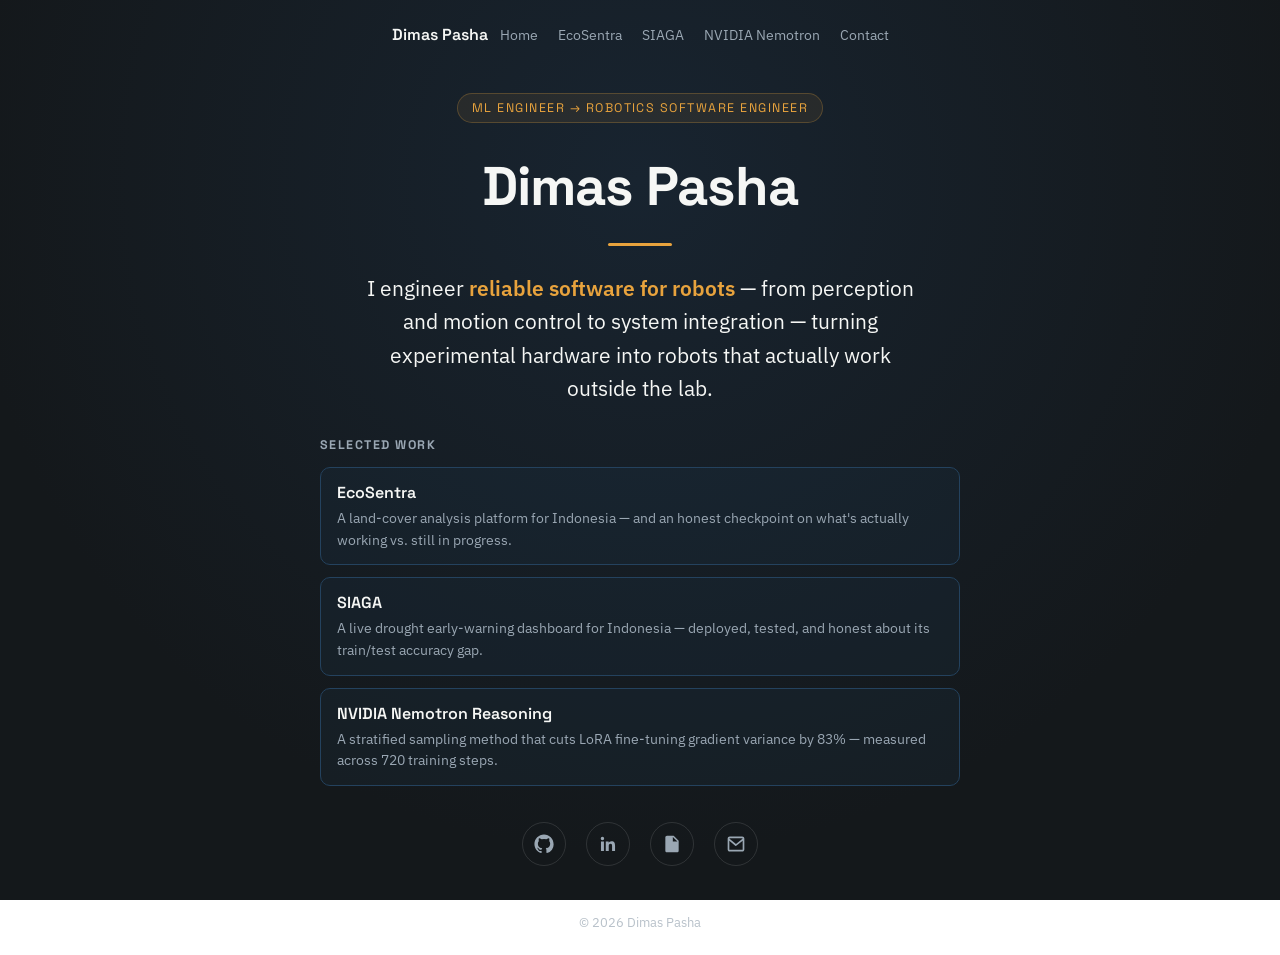
<file: index.html>
<!DOCTYPE html>
<html lang="en">
<head>
<meta charset="UTF-8">
<meta name="viewport" content="width=device-width, initial-scale=1.0">
<title>Dimas Pasha — ML Engineer → Robotics Software Engineer</title>
<meta name="description" content="Dimas Pasha — ML Engineer transitioning to Robotics Software Engineer. Engineering reliable software for robots, from perception to system integration.">
<link rel="preconnect" href="https://fonts.googleapis.com">
<link rel="preconnect" href="https://fonts.gstatic.com" crossorigin>
<link href="https://fonts.googleapis.com/css2?family=IBM+Plex+Sans:wght@400;500;600&family=Space+Grotesk:wght@500;600;700&display=swap" rel="stylesheet">
<link rel="stylesheet" href="styles.css">
<style>
  html, body {
    height: 100%;
  }

  body {
    display: flex;
    flex-direction: column;
    min-height: 100vh;
  }

  .hero {
    flex: 1;
    display: flex;
    align-items: center;
    justify-content: center;
    padding: 24px;
  }

  .container {
    width: 100%;
    max-width: 640px;
    text-align: center;
    opacity: 0;
    transform: translateY(12px);
    animation: fadeIn 0.9s ease forwards;
  }

  @keyframes fadeIn {
    to {
      opacity: 1;
      transform: translateY(0);
    }
  }

  .pill {
    margin-bottom: 28px;
  }

  h1 {
    font-family: var(--font-heading);
    font-size: clamp(2.2rem, 6vw, 3.4rem);
    font-weight: 700;
    letter-spacing: -0.02em;
    margin: 0 0 22px;
  }

  .divider {
    width: 64px;
    height: 3px;
    background: var(--accent);
    border: none;
    border-radius: 999px;
    margin: 0 auto 26px;
  }

  .tagline {
    font-size: clamp(1.05rem, 2.6vw, 1.3rem);
    line-height: 1.6;
    color: var(--text);
    max-width: 560px;
    margin: 0 auto 32px;
  }

  .tagline strong {
    color: var(--accent);
    font-weight: 600;
  }

  .work {
    text-align: left;
    margin: 0 0 36px;
  }

  .work h2 {
    font-family: var(--font-heading);
    font-size: 0.78rem;
    letter-spacing: 0.12em;
    text-transform: uppercase;
    color: var(--muted);
    margin: 0 0 14px;
  }

  .links {
    justify-content: center;
    margin: 0 auto;
    width: fit-content;
  }

  @media (prefers-reduced-motion: reduce) {
    .container {
      animation: none;
      opacity: 1;
      transform: none;
    }
  }
</style>
</head>
<body>
  <nav class="site-nav">
    <a class="site-nav-brand" href="index.html">Dimas Pasha</a>
    <div class="site-nav-links">
      <a href="index.html">Home</a>
      <a href="ecosentra.html">EcoSentra</a>
      <a href="siaga.html">SIAGA</a>
      <a href="nemotron.html">NVIDIA Nemotron</a>
      <a href="mailto:dimaspasha49@gmail.com">Contact</a>
    </div>
  </nav>
  <main class="hero"><div class="container">
    <span class="pill">ML Engineer → Robotics Software Engineer</span>
    <h1>Dimas Pasha</h1>
    <hr class="divider">
    <p class="tagline">
      I engineer <strong>reliable software for robots</strong> — from perception and motion control to system integration —
      turning experimental hardware into robots that actually work outside the lab.
    </p>
    <section class="work">
      <h2>Selected Work</h2>
      <div class="work-grid">
        <a class="work-card" href="ecosentra.html">
          <span class="work-name">EcoSentra</span>
          <span class="work-desc">A land-cover analysis platform for Indonesia — and an honest checkpoint on what's actually working vs. still in progress.</span>
        </a>
        <a class="work-card" href="siaga.html">
          <span class="work-name">SIAGA</span>
          <span class="work-desc">A live drought early-warning dashboard for Indonesia — deployed, tested, and honest about its train/test accuracy gap.</span>
        </a>
        <a class="work-card" href="nemotron.html">
          <span class="work-name">NVIDIA Nemotron Reasoning</span>
          <span class="work-desc">A stratified sampling method that cuts LoRA fine-tuning gradient variance by 83% — measured across 720 training steps.</span>
        </a>
      </div>
    </section>
    <div class="links">
      <a href="https://github.com/PashaAkrilian" target="_blank" rel="noopener" aria-label="GitHub">
        <svg viewBox="0 0 24 24" aria-hidden="true">
          <path d="M12 0.5C5.65 0.5 0.5 5.65 0.5 12c0 5.08 3.29 9.39 7.86 10.91.58.11.79-.25.79-.56 0-.28-.01-1.02-.02-2-3.2.7-3.88-1.54-3.88-1.54-.52-1.33-1.28-1.68-1.28-1.68-1.04-.72.08-.7.08-.7 1.15.08 1.76 1.18 1.76 1.18 1.03 1.76 2.7 1.25 3.36.96.1-.75.4-1.25.73-1.54-2.55-.29-5.24-1.28-5.24-5.68 0-1.26.45-2.28 1.18-3.09-.12-.29-.51-1.46.11-3.05 0 0 .97-.31 3.18 1.18a11.02 11.02 0 0 1 5.79 0c2.2-1.49 3.17-1.18 3.17-1.18.63 1.59.24 2.76.12 3.05.74.81 1.18 1.83 1.18 3.09 0 4.41-2.7 5.39-5.26 5.67.41.36.78 1.06.78 2.14 0 1.55-.01 2.79-.01 3.17 0 .31.21.68.8.56A10.51 10.51 0 0 0 23.5 12C23.5 5.65 18.35 0.5 12 0.5Z"/>
        </svg>
      </a>
      <a href="https://www.linkedin.com/in/dimas-pasha-akrilian" target="_blank" rel="noopener" aria-label="LinkedIn">
        <svg viewBox="0 0 24 24" aria-hidden="true">
          <path d="M20.45 20.45h-3.56v-5.57c0-1.33-.02-3.04-1.85-3.04-1.86 0-2.14 1.45-2.14 2.94v5.67H9.34V9h3.42v1.56h.05c.48-.9 1.64-1.85 3.38-1.85 3.61 0 4.27 2.38 4.27 5.47v6.27ZM5.34 7.43a2.06 2.06 0 1 1 0-4.13 2.06 2.06 0 0 1 0 4.13ZM7.12 20.45H3.56V9h3.56v11.45Z"/>
        </svg>
      </a>
      <a href="CV.pdf" target="_blank" rel="noopener" aria-label="CV">
        <svg viewBox="0 0 24 24" aria-hidden="true">
          <path d="M6 2c-1.1 0-1.99.9-1.99 2L4 20c0 1.1.89 2 1.99 2H18c1.1 0 2-.9 2-2V8l-6-6H6Zm7 7V3.5L18.5 9H13Z"/>
        </svg>
      </a>
      <a href="mailto:dimaspasha49@gmail.com?subject=Intro%20call%20/%20project%20brief" aria-label="Book a call">
        <svg viewBox="0 0 24 24" aria-hidden="true">
          <path d="M2 5.5C2 4.12 3.12 3 4.5 3h15C20.88 3 22 4.12 22 5.5v13c0 1.38-1.12 2.5-2.5 2.5h-15C3.12 21 2 19.88 2 18.5v-13Zm2.2.3 7.8 6.1 7.8-6.1a.6.6 0 0 0-.3-.8H4.5a.6.6 0 0 0-.3.8ZM4 8.1V18.5c0 .28.22.5.5.5h15a.5.5 0 0 0 .5-.5V8.1l-7.69 6.02a1 1 0 0 1-1.22 0L4 8.1Z"/>
        </svg>
      </a>
    </div>
    <footer class="site-footer">&copy; 2026 Dimas Pasha</footer>
  </div></main>
</body>
</html>
</file>
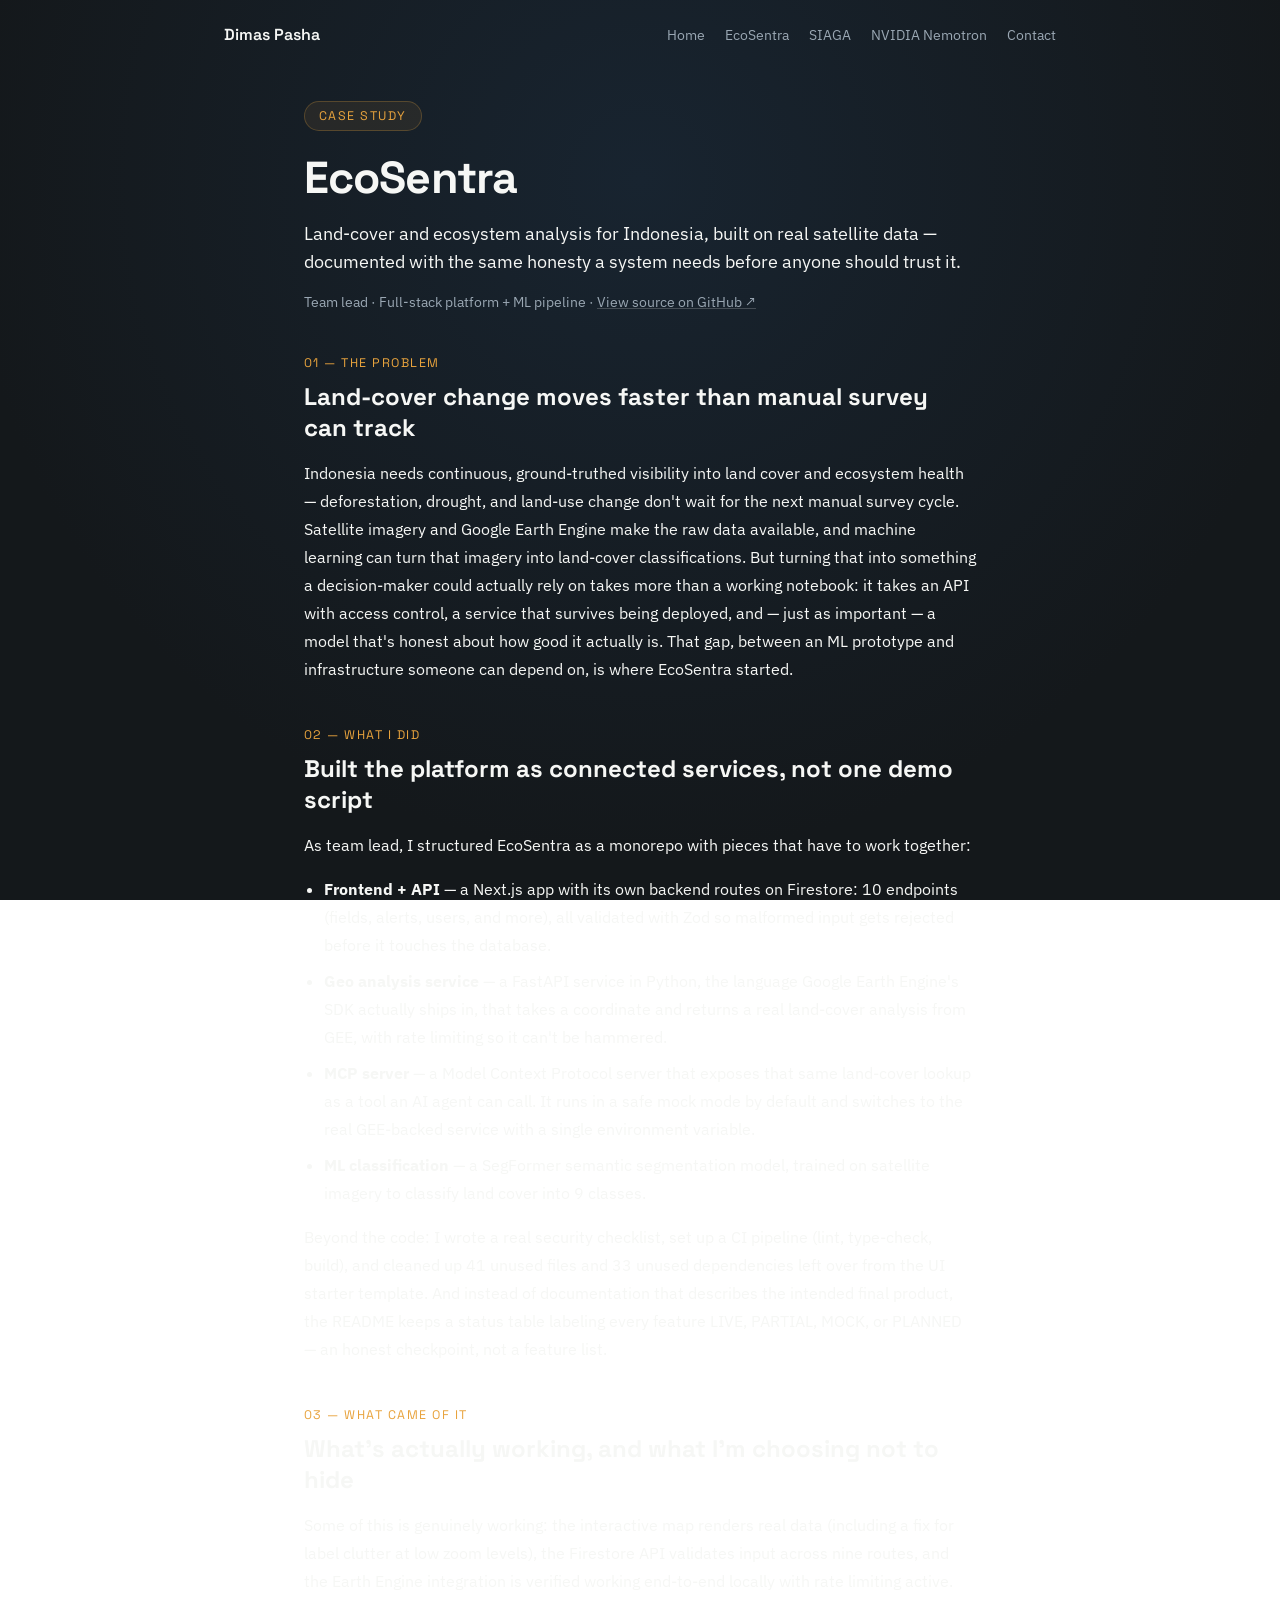
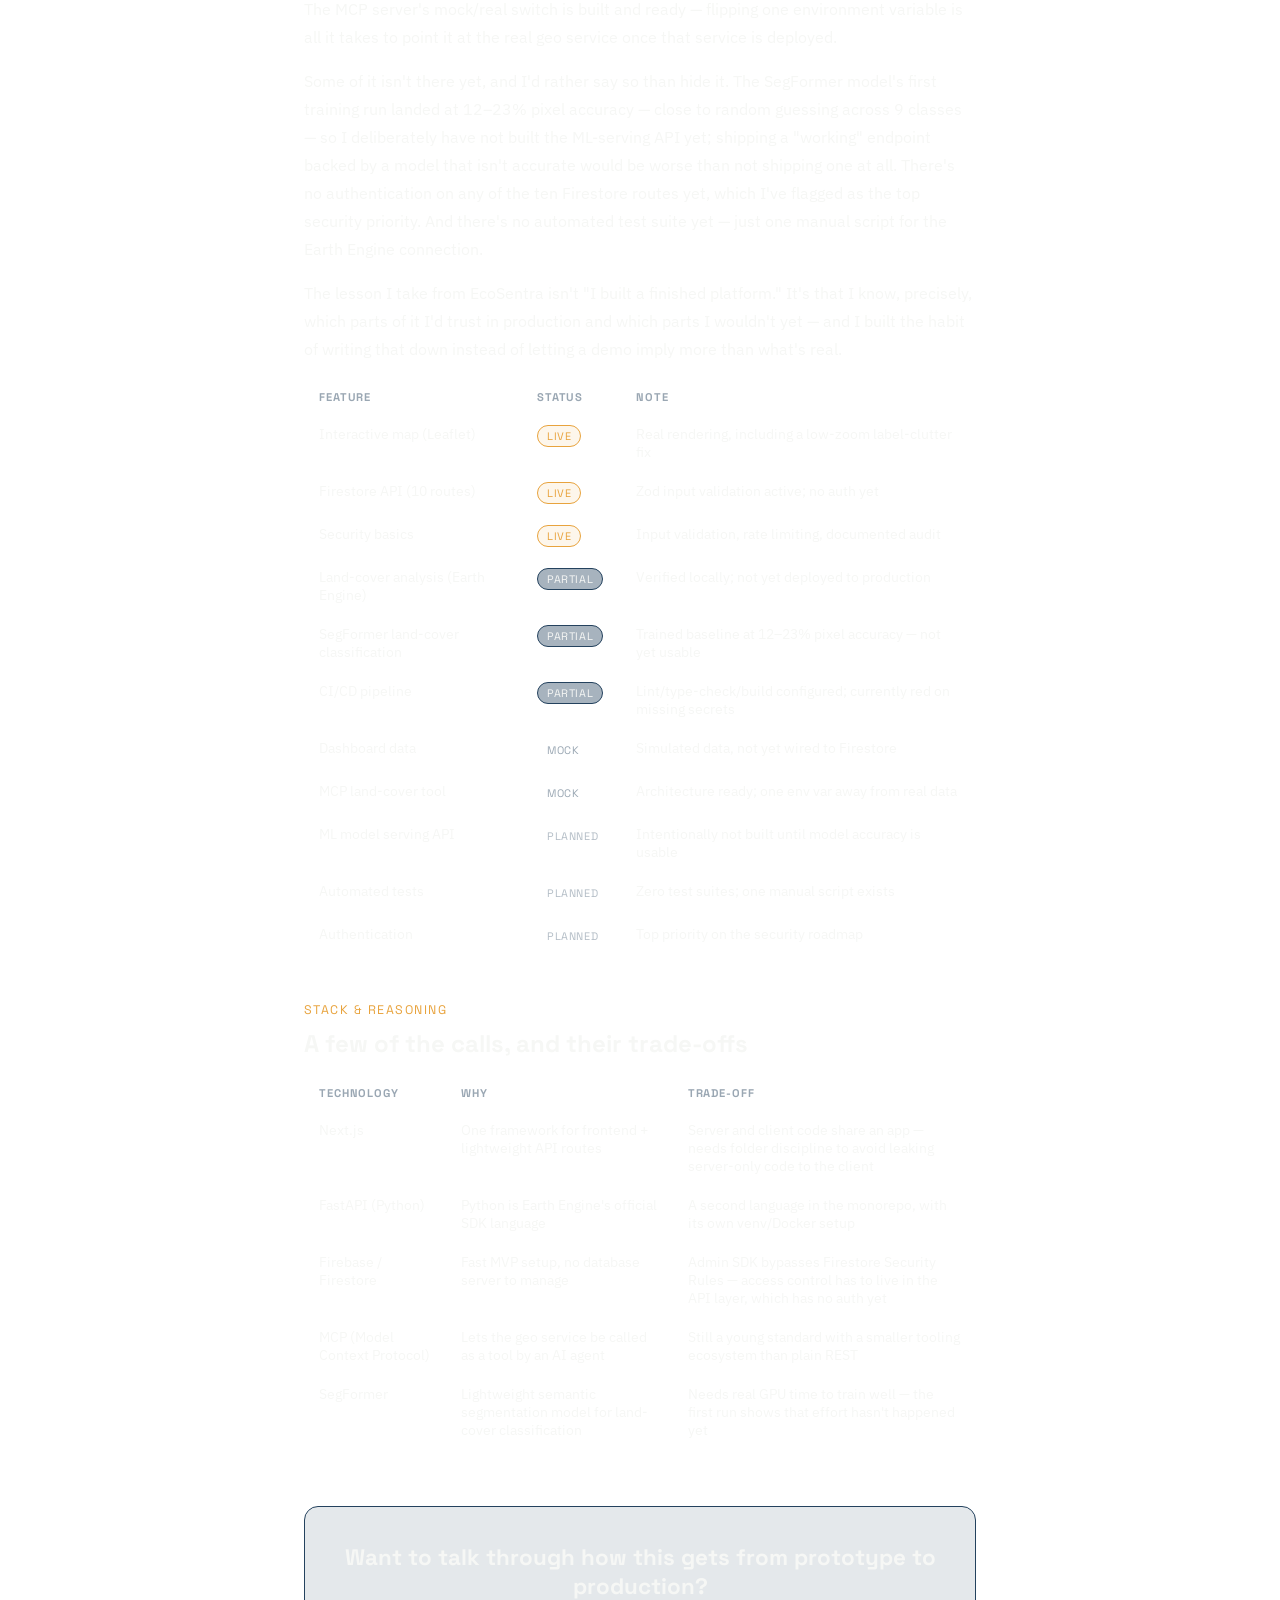
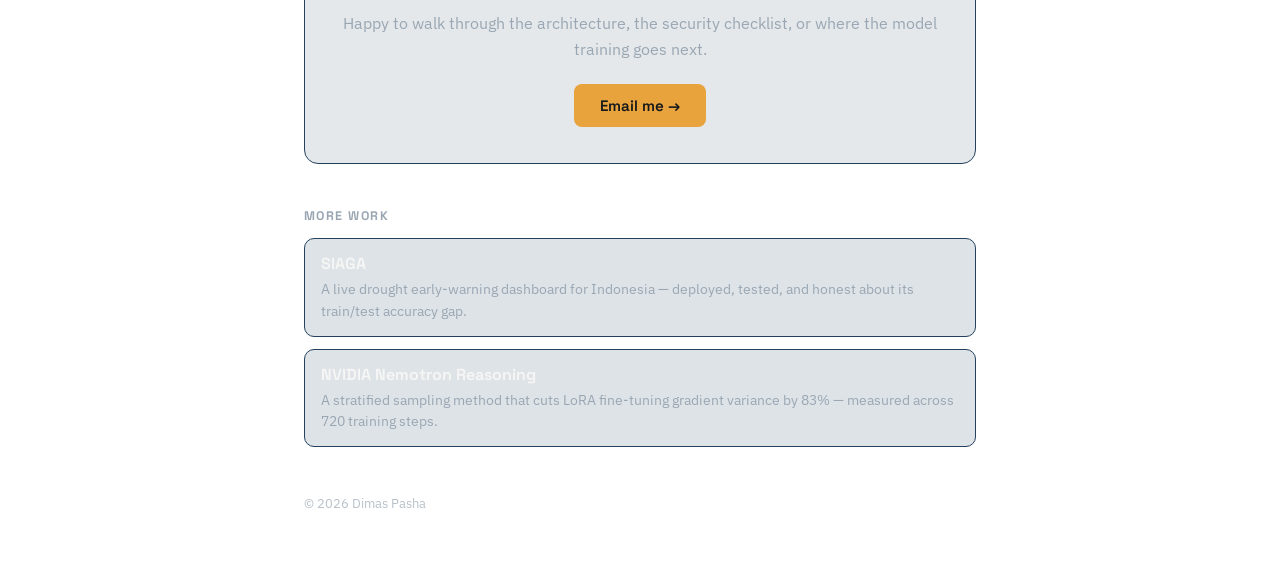
<file: ecosentra.html>
<!DOCTYPE html>
<html lang="en">
<head>
<meta charset="UTF-8">
<meta name="viewport" content="width=device-width, initial-scale=1.0">
<title>EcoSentra — Case Study — Dimas Pasha</title>
<meta name="description" content="EcoSentra: a land-cover and ecosystem analysis platform for Indonesia, built on Google Earth Engine and ML — and documented as an honest engineering checkpoint, not a finished-feature list.">
<link rel="preconnect" href="https://fonts.googleapis.com">
<link rel="preconnect" href="https://fonts.gstatic.com" crossorigin>
<link href="https://fonts.googleapis.com/css2?family=IBM+Plex+Sans:wght@400;500;600&family=Space+Grotesk:wght@500;600;700&display=swap" rel="stylesheet">
<link rel="stylesheet" href="styles.css">
<style>
  .case {
    max-width: 720px;
    margin: 0 auto;
    padding: 32px 24px 60px;
  }

  .case-header {
    margin: 0 0 36px;
  }

  .case-header .pill {
    margin-bottom: 18px;
  }

  .case-header h1 {
    font-family: var(--font-heading);
    font-size: clamp(2rem, 5vw, 2.8rem);
    font-weight: 700;
    letter-spacing: -0.02em;
    margin: 0 0 14px;
  }

  .case-subtitle {
    font-size: 1.1rem;
    line-height: 1.6;
    color: var(--text);
    margin: 0 0 16px;
  }

  .case-meta {
    font-size: 0.9rem;
    color: var(--muted);
  }

  .case-meta a {
    color: var(--muted);
    text-decoration: underline;
    text-decoration-color: rgba(255, 255, 255, 0.2);
  }

  .case-meta a:hover,
  .case-meta a:focus-visible {
    color: var(--accent);
    text-decoration-color: var(--accent);
  }

  .beat {
    margin: 44px 0;
  }

  .beat-num {
    display: block;
    font-family: var(--font-heading);
    font-size: 0.78rem;
    letter-spacing: 0.12em;
    text-transform: uppercase;
    color: var(--accent);
    margin-bottom: 10px;
  }

  .beat h2 {
    font-family: var(--font-heading);
    font-size: 1.5rem;
    margin: 0 0 16px;
  }

  .beat p {
    line-height: 1.75;
    color: var(--text);
    margin: 0 0 16px;
  }

  .beat ul {
    margin: 0 0 16px;
    padding-left: 20px;
    line-height: 1.75;
  }

  .beat li {
    margin-bottom: 8px;
  }

  .table-scroll {
    overflow-x: auto;
    margin: 8px 0 4px;
    border: 1px solid rgba(255, 255, 255, 0.08);
    border-radius: 10px;
  }

  table {
    width: 100%;
    border-collapse: collapse;
    font-size: 0.88rem;
    min-width: 560px;
  }

  th, td {
    text-align: left;
    padding: 10px 14px;
    border-bottom: 1px solid rgba(255, 255, 255, 0.08);
    vertical-align: top;
  }

  tr:last-child td {
    border-bottom: none;
  }

  th {
    font-family: var(--font-heading);
    font-size: 0.7rem;
    letter-spacing: 0.08em;
    text-transform: uppercase;
    color: var(--muted);
  }

  td {
    color: var(--text);
  }

  .status-tag {
    display: inline-block;
    font-family: var(--font-heading);
    font-size: 0.68rem;
    letter-spacing: 0.06em;
    text-transform: uppercase;
    padding: 3px 9px;
    border-radius: 999px;
    border: 1px solid;
    white-space: nowrap;
  }

  .status-tag.live {
    color: var(--accent);
    border-color: var(--accent);
    background: rgba(232, 163, 61, 0.1);
  }

  .status-tag.partial {
    color: var(--text);
    border-color: var(--circuit);
    background: rgba(36, 66, 94, 0.4);
  }

  .status-tag.mock {
    color: var(--muted);
    border-color: rgba(255, 255, 255, 0.15);
  }

  .status-tag.planned {
    color: var(--muted);
    border-color: rgba(255, 255, 255, 0.08);
    opacity: 0.75;
  }

  .case-cta {
    text-align: center;
    margin: 56px 0 44px;
    padding: 36px 24px;
    border: 1px solid var(--circuit);
    border-radius: 14px;
    background: rgba(36, 66, 94, 0.12);
  }

  .case-cta h2 {
    font-family: var(--font-heading);
    font-size: 1.4rem;
    margin: 0 0 10px;
  }

  .case-cta p {
    color: var(--muted);
    line-height: 1.6;
    margin: 0 0 22px;
  }

  .more-work h2 {
    font-family: var(--font-heading);
    font-size: 0.78rem;
    letter-spacing: 0.12em;
    text-transform: uppercase;
    color: var(--muted);
    margin: 0 0 14px;
  }
</style>
</head>
<body>
  <nav class="site-nav">
    <a class="site-nav-brand" href="index.html">Dimas Pasha</a>
    <div class="site-nav-links">
      <a href="index.html">Home</a>
      <a href="ecosentra.html">EcoSentra</a>
      <a href="siaga.html">SIAGA</a>
      <a href="nemotron.html">NVIDIA Nemotron</a>
      <a href="mailto:dimaspasha49@gmail.com">Contact</a>
    </div>
  </nav>

  <main class="case">
    <header class="case-header">
      <span class="pill">Case Study</span>
      <h1>EcoSentra</h1>
      <p class="case-subtitle">
        Land-cover and ecosystem analysis for Indonesia, built on real satellite data —
        documented with the same honesty a system needs before anyone should trust it.
      </p>
      <p class="case-meta">
        Team lead · Full-stack platform + ML pipeline ·
        <a href="https://github.com/PashaAkrilian/EcoSentra-Platform-Analisis-Lahan-dan-Ekosistem-Indonesia" target="_blank" rel="noopener">View source on GitHub &#8599;</a>
      </p>
    </header>

    <section class="beat">
      <span class="beat-num">01 &mdash; The Problem</span>
      <h2>Land-cover change moves faster than manual survey can track</h2>
      <p>
        Indonesia needs continuous, ground-truthed visibility into land cover and ecosystem
        health &mdash; deforestation, drought, and land-use change don't wait for the next manual
        survey cycle. Satellite imagery and Google Earth Engine make the raw data available, and
        machine learning can turn that imagery into land-cover classifications. But turning that
        into something a decision-maker could actually rely on takes more than a working
        notebook: it takes an API with access control, a service that survives being deployed,
        and &mdash; just as important &mdash; a model that's honest about how good it actually is.
        That gap, between an ML prototype and infrastructure someone can depend on, is where
        EcoSentra started.
      </p>
    </section>

    <section class="beat">
      <span class="beat-num">02 &mdash; What I Did</span>
      <h2>Built the platform as connected services, not one demo script</h2>
      <p>As team lead, I structured EcoSentra as a monorepo with pieces that have to work together:</p>
      <ul>
        <li><strong>Frontend + API</strong> &mdash; a Next.js app with its own backend routes on Firestore: 10 endpoints (fields, alerts, users, and more), all validated with Zod so malformed input gets rejected before it touches the database.</li>
        <li><strong>Geo analysis service</strong> &mdash; a FastAPI service in Python, the language Google Earth Engine's SDK actually ships in, that takes a coordinate and returns a real land-cover analysis from GEE, with rate limiting so it can't be hammered.</li>
        <li><strong>MCP server</strong> &mdash; a Model Context Protocol server that exposes that same land-cover lookup as a tool an AI agent can call. It runs in a safe mock mode by default and switches to the real GEE-backed service with a single environment variable.</li>
        <li><strong>ML classification</strong> &mdash; a SegFormer semantic segmentation model, trained on satellite imagery to classify land cover into 9 classes.</li>
      </ul>
      <p>
        Beyond the code: I wrote a real security checklist, set up a CI pipeline (lint,
        type-check, build), and cleaned up 41 unused files and 33 unused dependencies left over
        from the UI starter template. And instead of documentation that describes the intended
        final product, the README keeps a status table labeling every feature LIVE, PARTIAL,
        MOCK, or PLANNED &mdash; an honest checkpoint, not a feature list.
      </p>
    </section>

    <section class="beat">
      <span class="beat-num">03 &mdash; What Came of It</span>
      <h2>What's actually working, and what I'm choosing not to hide</h2>
      <p>
        Some of this is genuinely working: the interactive map renders real data (including a
        fix for label clutter at low zoom levels), the Firestore API validates input across nine
        routes, and the Earth Engine integration is verified working end-to-end locally with rate
        limiting active. The MCP server's mock/real switch is built and ready &mdash; flipping one
        environment variable is all it takes to point it at the real geo service once that
        service is deployed.
      </p>
      <p>
        Some of it isn't there yet, and I'd rather say so than hide it. The SegFormer model's
        first training run landed at 12&ndash;23% pixel accuracy &mdash; close to random guessing across
        9 classes &mdash; so I deliberately have not built the ML-serving API yet; shipping a
        "working" endpoint backed by a model that isn't accurate would be worse than not shipping
        one at all. There's no authentication on any of the ten Firestore routes yet, which I've
        flagged as the top security priority. And there's no automated test suite yet &mdash; just
        one manual script for the Earth Engine connection.
      </p>
      <p>
        The lesson I take from EcoSentra isn't "I built a finished platform." It's that I know,
        precisely, which parts of it I'd trust in production and which parts I wouldn't yet &mdash;
        and I built the habit of writing that down instead of letting a demo imply more than
        what's real.
      </p>

      <div class="table-scroll">
        <table>
          <thead>
            <tr><th>Feature</th><th>Status</th><th>Note</th></tr>
          </thead>
          <tbody>
            <tr><td>Interactive map (Leaflet)</td><td><span class="status-tag live">Live</span></td><td>Real rendering, including a low-zoom label-clutter fix</td></tr>
            <tr><td>Firestore API (10 routes)</td><td><span class="status-tag live">Live</span></td><td>Zod input validation active; no auth yet</td></tr>
            <tr><td>Security basics</td><td><span class="status-tag live">Live</span></td><td>Input validation, rate limiting, documented audit</td></tr>
            <tr><td>Land-cover analysis (Earth Engine)</td><td><span class="status-tag partial">Partial</span></td><td>Verified locally; not yet deployed to production</td></tr>
            <tr><td>SegFormer land-cover classification</td><td><span class="status-tag partial">Partial</span></td><td>Trained baseline at 12&ndash;23% pixel accuracy &mdash; not yet usable</td></tr>
            <tr><td>CI/CD pipeline</td><td><span class="status-tag partial">Partial</span></td><td>Lint/type-check/build configured; currently red on missing secrets</td></tr>
            <tr><td>Dashboard data</td><td><span class="status-tag mock">Mock</span></td><td>Simulated data, not yet wired to Firestore</td></tr>
            <tr><td>MCP land-cover tool</td><td><span class="status-tag mock">Mock</span></td><td>Architecture ready; one env var away from real data</td></tr>
            <tr><td>ML model serving API</td><td><span class="status-tag planned">Planned</span></td><td>Intentionally not built until model accuracy is usable</td></tr>
            <tr><td>Automated tests</td><td><span class="status-tag planned">Planned</span></td><td>Zero test suites; one manual script exists</td></tr>
            <tr><td>Authentication</td><td><span class="status-tag planned">Planned</span></td><td>Top priority on the security roadmap</td></tr>
          </tbody>
        </table>
      </div>
    </section>

    <section class="beat">
      <span class="beat-num">Stack &amp; Reasoning</span>
      <h2>A few of the calls, and their trade-offs</h2>
      <div class="table-scroll">
        <table>
          <thead>
            <tr><th>Technology</th><th>Why</th><th>Trade-off</th></tr>
          </thead>
          <tbody>
            <tr><td>Next.js</td><td>One framework for frontend + lightweight API routes</td><td>Server and client code share an app &mdash; needs folder discipline to avoid leaking server-only code to the client</td></tr>
            <tr><td>FastAPI (Python)</td><td>Python is Earth Engine's official SDK language</td><td>A second language in the monorepo, with its own venv/Docker setup</td></tr>
            <tr><td>Firebase / Firestore</td><td>Fast MVP setup, no database server to manage</td><td>Admin SDK bypasses Firestore Security Rules &mdash; access control has to live in the API layer, which has no auth yet</td></tr>
            <tr><td>MCP (Model Context Protocol)</td><td>Lets the geo service be called as a tool by an AI agent</td><td>Still a young standard with a smaller tooling ecosystem than plain REST</td></tr>
            <tr><td>SegFormer</td><td>Lightweight semantic segmentation model for land-cover classification</td><td>Needs real GPU time to train well &mdash; the first run shows that effort hasn't happened yet</td></tr>
          </tbody>
        </table>
      </div>
    </section>

    <section class="case-cta">
      <h2>Want to talk through how this gets from prototype to production?</h2>
      <p>Happy to walk through the architecture, the security checklist, or where the model training goes next.</p>
      <a class="cta-btn" href="mailto:dimaspasha49@gmail.com">Email me &rarr;</a>
    </section>

    <section class="more-work">
      <h2>More Work</h2>
      <div class="work-grid">
        <a class="work-card" href="siaga.html">
          <span class="work-name">SIAGA</span>
          <span class="work-desc">A live drought early-warning dashboard for Indonesia — deployed, tested, and honest about its train/test accuracy gap.</span>
        </a>
        <a class="work-card" href="nemotron.html">
          <span class="work-name">NVIDIA Nemotron Reasoning</span>
          <span class="work-desc">A stratified sampling method that cuts LoRA fine-tuning gradient variance by 83% — measured across 720 training steps.</span>
        </a>
      </div>
    </section>

    <footer class="site-footer">&copy; 2026 Dimas Pasha</footer>
  </main>
</body>
</html>
</file>
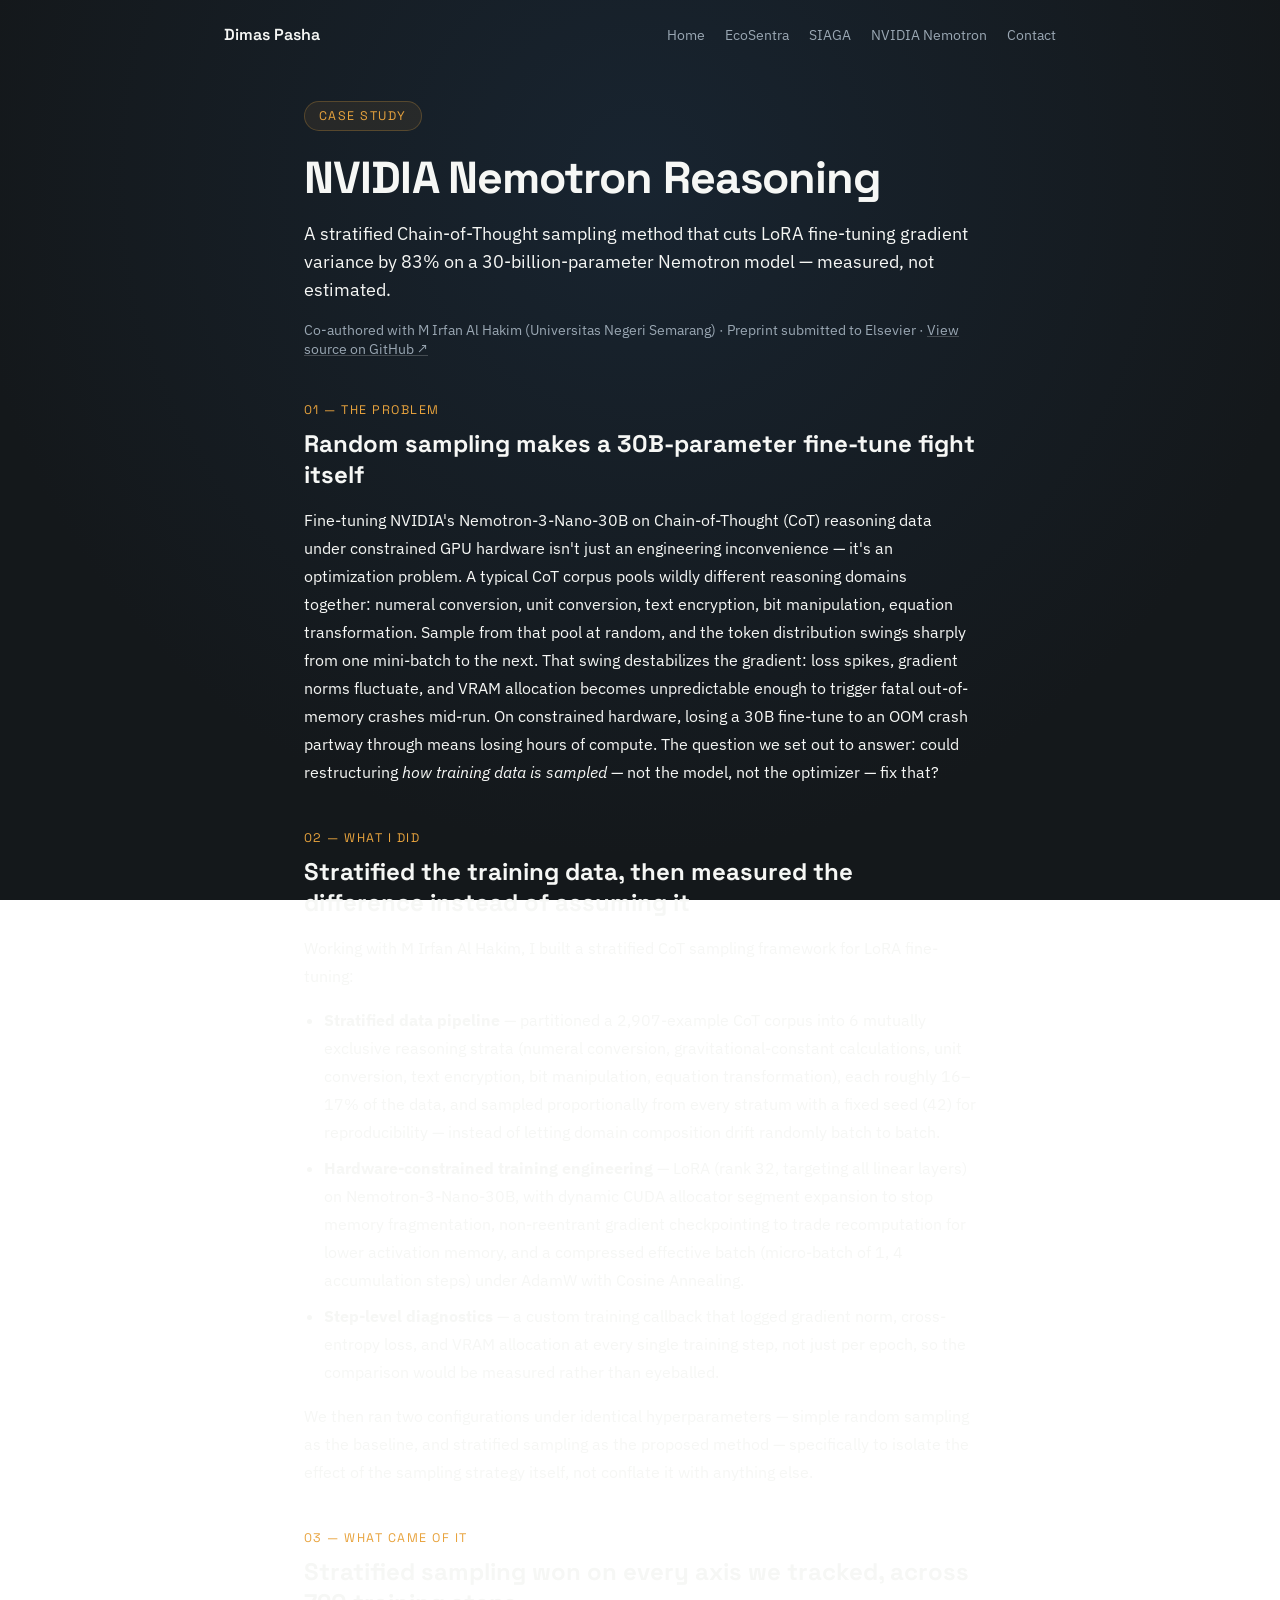
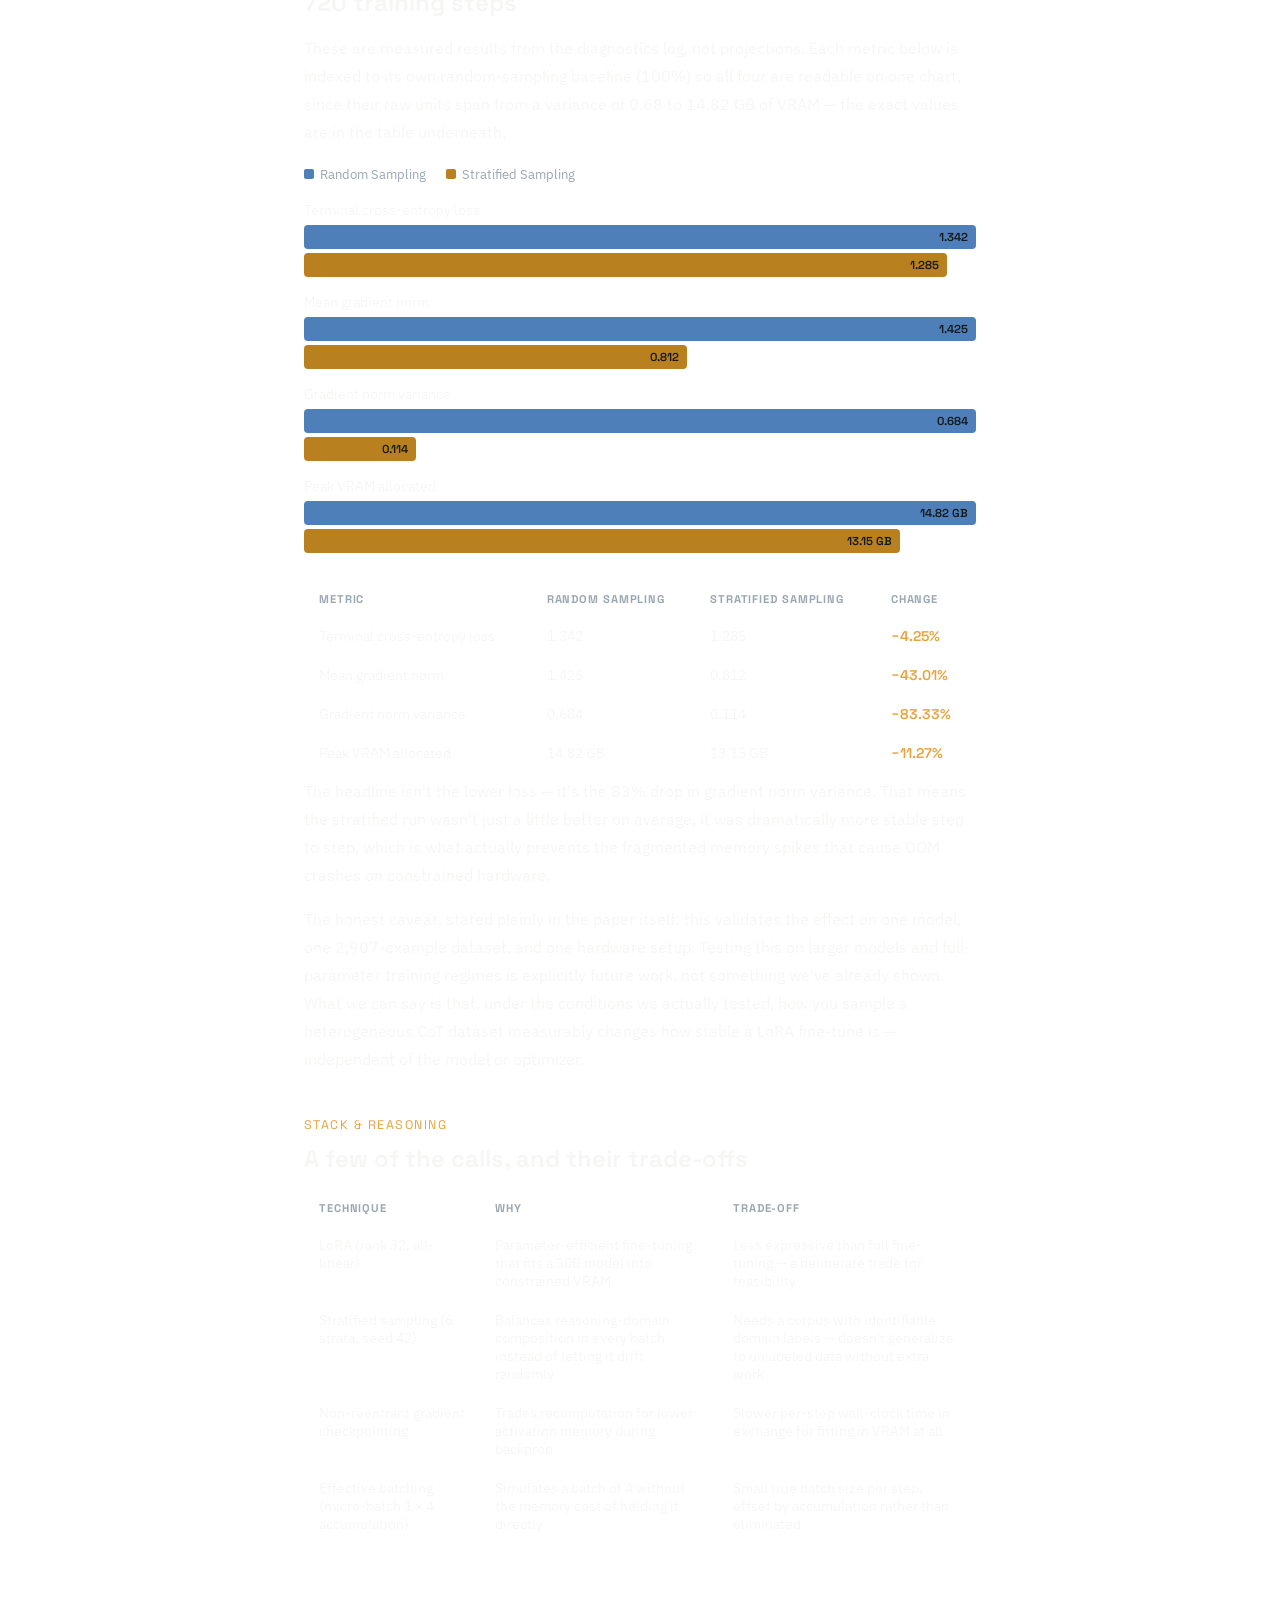
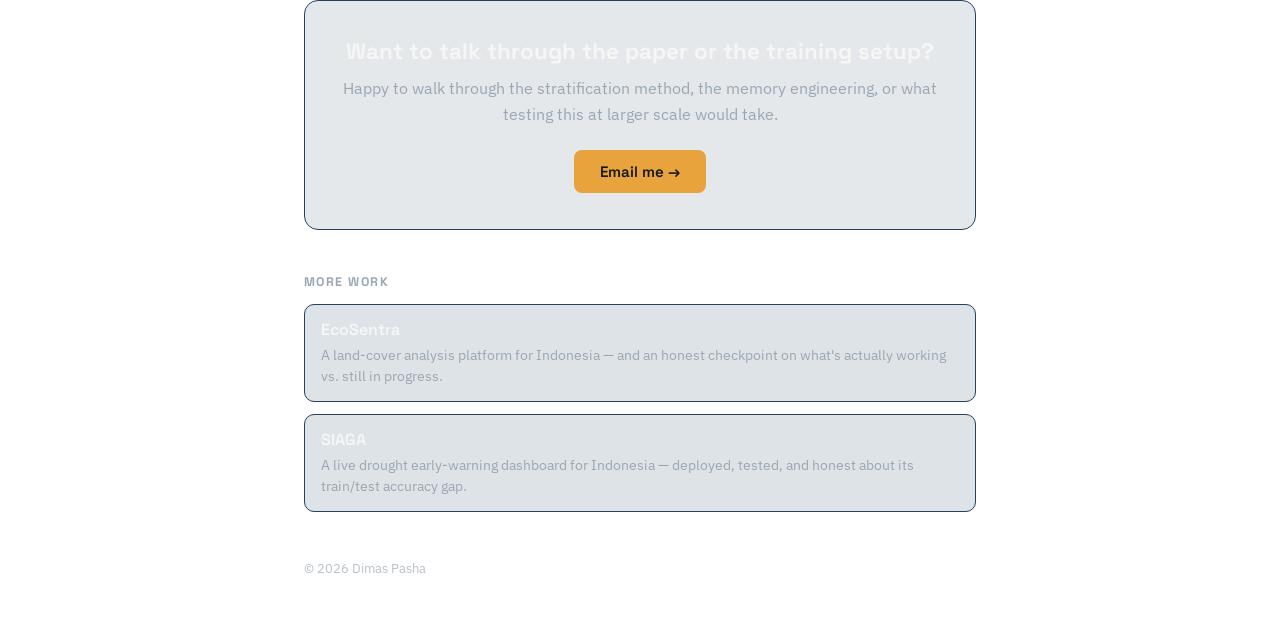
<file: nemotron.html>
<!DOCTYPE html>
<html lang="en">
<head>
<meta charset="UTF-8">
<meta name="viewport" content="width=device-width, initial-scale=1.0">
<title>NVIDIA Nemotron Reasoning — Case Study — Dimas Pasha</title>
<meta name="description" content="Stratified Chain-of-Thought sampling that cuts LoRA fine-tuning gradient variance by 83% on a 30B-parameter Nemotron model under constrained GPU hardware.">
<link rel="preconnect" href="https://fonts.googleapis.com">
<link rel="preconnect" href="https://fonts.gstatic.com" crossorigin>
<link href="https://fonts.googleapis.com/css2?family=IBM+Plex+Sans:wght@400;500;600&family=Space+Grotesk:wght@500;600;700&display=swap" rel="stylesheet">
<link rel="stylesheet" href="styles.css">
<style>
  .case {
    max-width: 720px;
    margin: 0 auto;
    padding: 32px 24px 60px;
  }

  .case-header {
    margin: 0 0 36px;
  }

  .case-header .pill {
    margin-bottom: 18px;
  }

  .case-header h1 {
    font-family: var(--font-heading);
    font-size: clamp(2rem, 5vw, 2.8rem);
    font-weight: 700;
    letter-spacing: -0.02em;
    margin: 0 0 14px;
  }

  .case-subtitle {
    font-size: 1.1rem;
    line-height: 1.6;
    color: var(--text);
    margin: 0 0 16px;
  }

  .case-meta {
    font-size: 0.9rem;
    color: var(--muted);
  }

  .case-meta a {
    color: var(--muted);
    text-decoration: underline;
    text-decoration-color: rgba(255, 255, 255, 0.2);
  }

  .case-meta a:hover,
  .case-meta a:focus-visible {
    color: var(--accent);
    text-decoration-color: var(--accent);
  }

  .beat {
    margin: 44px 0;
  }

  .beat-num {
    display: block;
    font-family: var(--font-heading);
    font-size: 0.78rem;
    letter-spacing: 0.12em;
    text-transform: uppercase;
    color: var(--accent);
    margin-bottom: 10px;
  }

  .beat h2 {
    font-family: var(--font-heading);
    font-size: 1.5rem;
    margin: 0 0 16px;
  }

  .beat p {
    line-height: 1.75;
    color: var(--text);
    margin: 0 0 16px;
  }

  .beat ul {
    margin: 0 0 16px;
    padding-left: 20px;
    line-height: 1.75;
  }

  .beat li {
    margin-bottom: 8px;
  }

  .table-scroll {
    overflow-x: auto;
    margin: 8px 0 4px;
    border: 1px solid rgba(255, 255, 255, 0.08);
    border-radius: 10px;
  }

  table {
    width: 100%;
    border-collapse: collapse;
    font-size: 0.88rem;
    min-width: 480px;
  }

  th, td {
    text-align: left;
    padding: 10px 14px;
    border-bottom: 1px solid rgba(255, 255, 255, 0.08);
    vertical-align: top;
  }

  tr:last-child td {
    border-bottom: none;
  }

  th {
    font-family: var(--font-heading);
    font-size: 0.7rem;
    letter-spacing: 0.08em;
    text-transform: uppercase;
    color: var(--muted);
  }

  td {
    color: var(--text);
  }

  .delta {
    color: var(--accent);
    font-family: var(--font-heading);
    font-weight: 600;
  }

  .metric-chart {
    margin: 20px 0 28px;
  }

  .chart-legend {
    display: flex;
    gap: 20px;
    margin-bottom: 18px;
    font-size: 0.82rem;
    color: var(--muted);
  }

  .chart-legend .swatch {
    display: inline-block;
    width: 10px;
    height: 10px;
    border-radius: 2px;
    margin-right: 6px;
  }

  .chart-legend .swatch.baseline {
    background: #4E7FB8;
  }

  .chart-legend .swatch.result {
    background: #B8801F;
  }

  .chart-row {
    margin-bottom: 16px;
  }

  .chart-row:last-child {
    margin-bottom: 0;
  }

  .chart-row-label {
    font-size: 0.85rem;
    color: var(--text);
    margin-bottom: 6px;
  }

  .bar-track {
    position: relative;
    height: 24px;
    margin-bottom: 4px;
    background: rgba(255, 255, 255, 0.04);
    border-radius: 4px;
  }

  .bar-track:last-child {
    margin-bottom: 0;
  }

  .bar {
    height: 100%;
    min-width: fit-content;
    box-sizing: border-box;
    display: flex;
    align-items: center;
    justify-content: flex-end;
    padding: 0 8px;
    border-radius: 4px;
  }

  .bar-baseline {
    background: #4E7FB8;
  }

  .bar-result {
    background: #B8801F;
  }

  .bar-value {
    font-family: var(--font-heading);
    font-size: 0.72rem;
    font-weight: 600;
    color: #14181B;
    white-space: nowrap;
  }

  .case-cta {
    text-align: center;
    margin: 56px 0 44px;
    padding: 36px 24px;
    border: 1px solid var(--circuit);
    border-radius: 14px;
    background: rgba(36, 66, 94, 0.12);
  }

  .case-cta h2 {
    font-family: var(--font-heading);
    font-size: 1.4rem;
    margin: 0 0 10px;
  }

  .case-cta p {
    color: var(--muted);
    line-height: 1.6;
    margin: 0 0 22px;
  }

  .more-work h2 {
    font-family: var(--font-heading);
    font-size: 0.78rem;
    letter-spacing: 0.12em;
    text-transform: uppercase;
    color: var(--muted);
    margin: 0 0 14px;
  }
</style>
</head>
<body>
  <nav class="site-nav">
    <a class="site-nav-brand" href="index.html">Dimas Pasha</a>
    <div class="site-nav-links">
      <a href="index.html">Home</a>
      <a href="ecosentra.html">EcoSentra</a>
      <a href="siaga.html">SIAGA</a>
      <a href="nemotron.html">NVIDIA Nemotron</a>
      <a href="mailto:dimaspasha49@gmail.com">Contact</a>
    </div>
  </nav>

  <main class="case">
    <header class="case-header">
      <span class="pill">Case Study</span>
      <h1>NVIDIA Nemotron Reasoning</h1>
      <p class="case-subtitle">
        A stratified Chain-of-Thought sampling method that cuts LoRA fine-tuning gradient
        variance by 83% on a 30-billion-parameter Nemotron model &mdash; measured, not estimated.
      </p>
      <p class="case-meta">
        Co-authored with M Irfan Al Hakim (Universitas Negeri Semarang) · Preprint submitted to Elsevier ·
        <a href="https://github.com/PashaAkrilian/NVIDIA-Nemotron-Model-Reasoning" target="_blank" rel="noopener">View source on GitHub &#8599;</a>
      </p>
    </header>

    <section class="beat">
      <span class="beat-num">01 &mdash; The Problem</span>
      <h2>Random sampling makes a 30B-parameter fine-tune fight itself</h2>
      <p>
        Fine-tuning NVIDIA's Nemotron-3-Nano-30B on Chain-of-Thought (CoT) reasoning data under
        constrained GPU hardware isn't just an engineering inconvenience &mdash; it's an
        optimization problem. A typical CoT corpus pools wildly different reasoning domains
        together: numeral conversion, unit conversion, text encryption, bit manipulation,
        equation transformation. Sample from that pool at random, and the token distribution
        swings sharply from one mini-batch to the next. That swing destabilizes the gradient:
        loss spikes, gradient norms fluctuate, and VRAM allocation becomes unpredictable enough
        to trigger fatal out-of-memory crashes mid-run. On constrained hardware, losing a 30B
        fine-tune to an OOM crash partway through means losing hours of compute. The question we
        set out to answer: could restructuring <em>how training data is sampled</em> &mdash; not the
        model, not the optimizer &mdash; fix that?
      </p>
    </section>

    <section class="beat">
      <span class="beat-num">02 &mdash; What I Did</span>
      <h2>Stratified the training data, then measured the difference instead of assuming it</h2>
      <p>Working with M Irfan Al Hakim, I built a stratified CoT sampling framework for LoRA fine-tuning:</p>
      <ul>
        <li><strong>Stratified data pipeline</strong> &mdash; partitioned a 2,907-example CoT corpus into 6 mutually exclusive reasoning strata (numeral conversion, gravitational-constant calculations, unit conversion, text encryption, bit manipulation, equation transformation), each roughly 16&ndash;17% of the data, and sampled proportionally from every stratum with a fixed seed (42) for reproducibility &mdash; instead of letting domain composition drift randomly batch to batch.</li>
        <li><strong>Hardware-constrained training engineering</strong> &mdash; LoRA (rank 32, targeting all linear layers) on Nemotron-3-Nano-30B, with dynamic CUDA allocator segment expansion to stop memory fragmentation, non-reentrant gradient checkpointing to trade recomputation for lower activation memory, and a compressed effective batch (micro-batch of 1, 4 accumulation steps) under AdamW with Cosine Annealing.</li>
        <li><strong>Step-level diagnostics</strong> &mdash; a custom training callback that logged gradient norm, cross-entropy loss, and VRAM allocation at every single training step, not just per epoch, so the comparison would be measured rather than eyeballed.</li>
      </ul>
      <p>
        We then ran two configurations under identical hyperparameters &mdash; simple random
        sampling as the baseline, and stratified sampling as the proposed method &mdash; specifically
        to isolate the effect of the sampling strategy itself, not conflate it with anything else.
      </p>
    </section>

    <section class="beat">
      <span class="beat-num">03 &mdash; What Came of It</span>
      <h2>Stratified sampling won on every axis we tracked, across 720 training steps</h2>
      <p>
        These are measured results from the diagnostics log, not projections. Each metric below
        is indexed to its own random-sampling baseline (100%) so all four are readable on one
        chart, since their raw units span from a variance of 0.68 to 14.82 GB of VRAM &mdash; the
        exact values are in the table underneath.
      </p>

      <div class="metric-chart" data-palette="#4E7FB8,#B8801F">
        <div class="chart-legend">
          <span><span class="swatch baseline"></span>Random Sampling</span>
          <span><span class="swatch result"></span>Stratified Sampling</span>
        </div>

        <div class="chart-row">
          <div class="chart-row-label">Terminal cross-entropy loss</div>
          <div class="bar-track"><div class="bar bar-baseline" style="width:100%" title="Random sampling: 1.342"><span class="bar-value">1.342</span></div></div>
          <div class="bar-track"><div class="bar bar-result" style="width:95.75%" title="Stratified sampling: 1.285"><span class="bar-value">1.285</span></div></div>
        </div>

        <div class="chart-row">
          <div class="chart-row-label">Mean gradient norm</div>
          <div class="bar-track"><div class="bar bar-baseline" style="width:100%" title="Random sampling: 1.425"><span class="bar-value">1.425</span></div></div>
          <div class="bar-track"><div class="bar bar-result" style="width:56.98%" title="Stratified sampling: 0.812"><span class="bar-value">0.812</span></div></div>
        </div>

        <div class="chart-row">
          <div class="chart-row-label">Gradient norm variance</div>
          <div class="bar-track"><div class="bar bar-baseline" style="width:100%" title="Random sampling: 0.684"><span class="bar-value">0.684</span></div></div>
          <div class="bar-track"><div class="bar bar-result" style="width:16.67%" title="Stratified sampling: 0.114"><span class="bar-value">0.114</span></div></div>
        </div>

        <div class="chart-row">
          <div class="chart-row-label">Peak VRAM allocated</div>
          <div class="bar-track"><div class="bar bar-baseline" style="width:100%" title="Random sampling: 14.82 GB"><span class="bar-value">14.82 GB</span></div></div>
          <div class="bar-track"><div class="bar bar-result" style="width:88.73%" title="Stratified sampling: 13.15 GB"><span class="bar-value">13.15 GB</span></div></div>
        </div>
      </div>

      <div class="table-scroll">
        <table>
          <thead>
            <tr><th>Metric</th><th>Random Sampling</th><th>Stratified Sampling</th><th>Change</th></tr>
          </thead>
          <tbody>
            <tr><td>Terminal cross-entropy loss</td><td>1.342</td><td>1.285</td><td class="delta">&minus;4.25%</td></tr>
            <tr><td>Mean gradient norm</td><td>1.425</td><td>0.812</td><td class="delta">&minus;43.01%</td></tr>
            <tr><td>Gradient norm variance</td><td>0.684</td><td>0.114</td><td class="delta">&minus;83.33%</td></tr>
            <tr><td>Peak VRAM allocated</td><td>14.82 GB</td><td>13.15 GB</td><td class="delta">&minus;11.27%</td></tr>
          </tbody>
        </table>
      </div>

      <p>
        The headline isn't the lower loss &mdash; it's the 83% drop in gradient norm variance. That
        means the stratified run wasn't just a little better on average, it was dramatically more
        stable step to step, which is what actually prevents the fragmented memory spikes that
        cause OOM crashes on constrained hardware.
      </p>
      <p>
        The honest caveat, stated plainly in the paper itself: this validates the effect on one
        model, one 2,907-example dataset, and one hardware setup. Testing this on larger models
        and full-parameter training regimes is explicitly future work, not something we've already
        shown. What we can say is that, under the conditions we actually tested, how you sample a
        heterogeneous CoT dataset measurably changes how stable a LoRA fine-tune is &mdash;
        independent of the model or optimizer.
      </p>
    </section>

    <section class="beat">
      <span class="beat-num">Stack &amp; Reasoning</span>
      <h2>A few of the calls, and their trade-offs</h2>
      <div class="table-scroll">
        <table>
          <thead>
            <tr><th>Technique</th><th>Why</th><th>Trade-off</th></tr>
          </thead>
          <tbody>
            <tr><td>LoRA (rank 32, all-linear)</td><td>Parameter-efficient fine-tuning that fits a 30B model into constrained VRAM</td><td>Less expressive than full fine-tuning &mdash; a deliberate trade for feasibility</td></tr>
            <tr><td>Stratified sampling (6 strata, seed 42)</td><td>Balances reasoning-domain composition in every batch instead of letting it drift randomly</td><td>Needs a corpus with identifiable domain labels &mdash; doesn't generalize to unlabeled data without extra work</td></tr>
            <tr><td>Non-reentrant gradient checkpointing</td><td>Trades recomputation for lower activation memory during backprop</td><td>Slower per-step wall-clock time in exchange for fitting in VRAM at all</td></tr>
            <tr><td>Effective batching (micro-batch 1 &times; 4 accumulation)</td><td>Simulates a batch of 4 without the memory cost of holding it directly</td><td>Small true batch size per step, offset by accumulation rather than eliminated</td></tr>
          </tbody>
        </table>
      </div>
    </section>

    <section class="case-cta">
      <h2>Want to talk through the paper or the training setup?</h2>
      <p>Happy to walk through the stratification method, the memory engineering, or what testing this at larger scale would take.</p>
      <a class="cta-btn" href="mailto:dimaspasha49@gmail.com">Email me &rarr;</a>
    </section>

    <section class="more-work">
      <h2>More Work</h2>
      <div class="work-grid">
        <a class="work-card" href="ecosentra.html">
          <span class="work-name">EcoSentra</span>
          <span class="work-desc">A land-cover analysis platform for Indonesia — and an honest checkpoint on what's actually working vs. still in progress.</span>
        </a>
        <a class="work-card" href="siaga.html">
          <span class="work-name">SIAGA</span>
          <span class="work-desc">A live drought early-warning dashboard for Indonesia — deployed, tested, and honest about its train/test accuracy gap.</span>
        </a>
      </div>
    </section>

    <footer class="site-footer">&copy; 2026 Dimas Pasha</footer>
  </main>
</body>
</html>
</file>
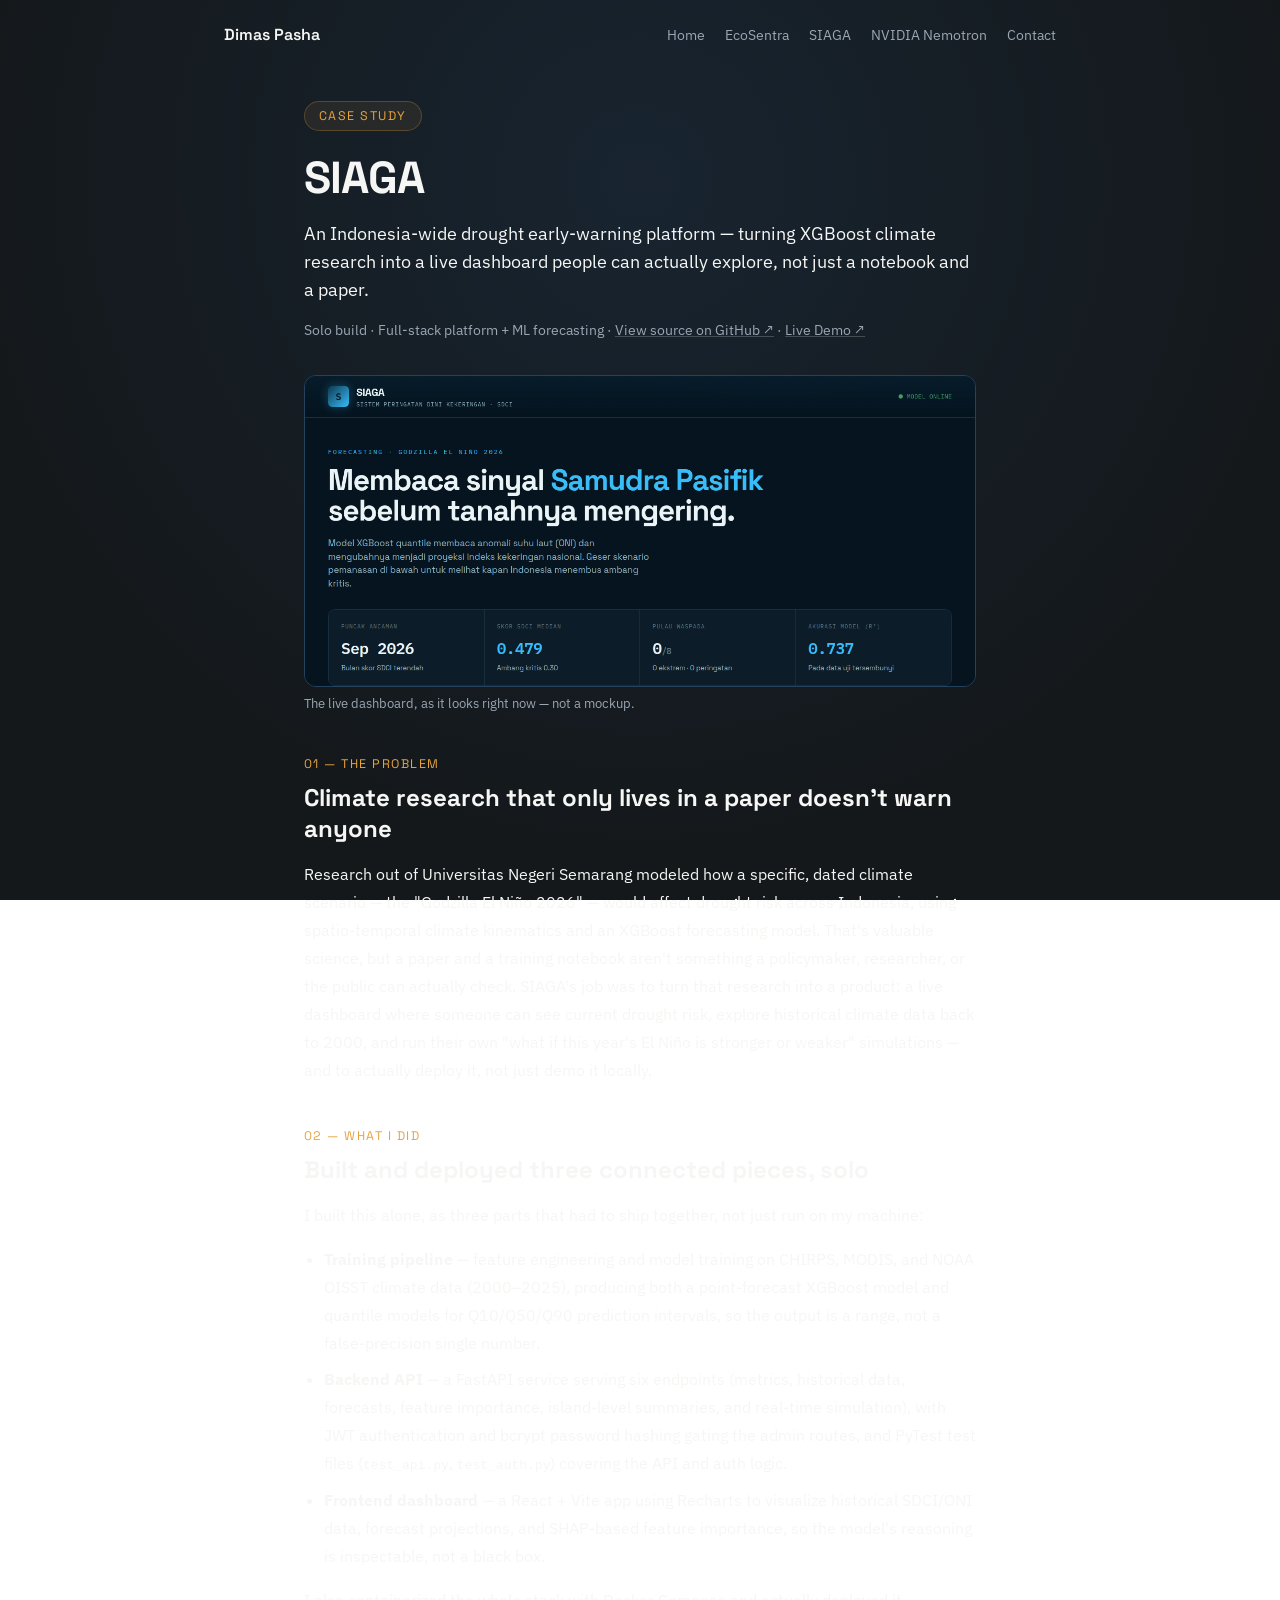
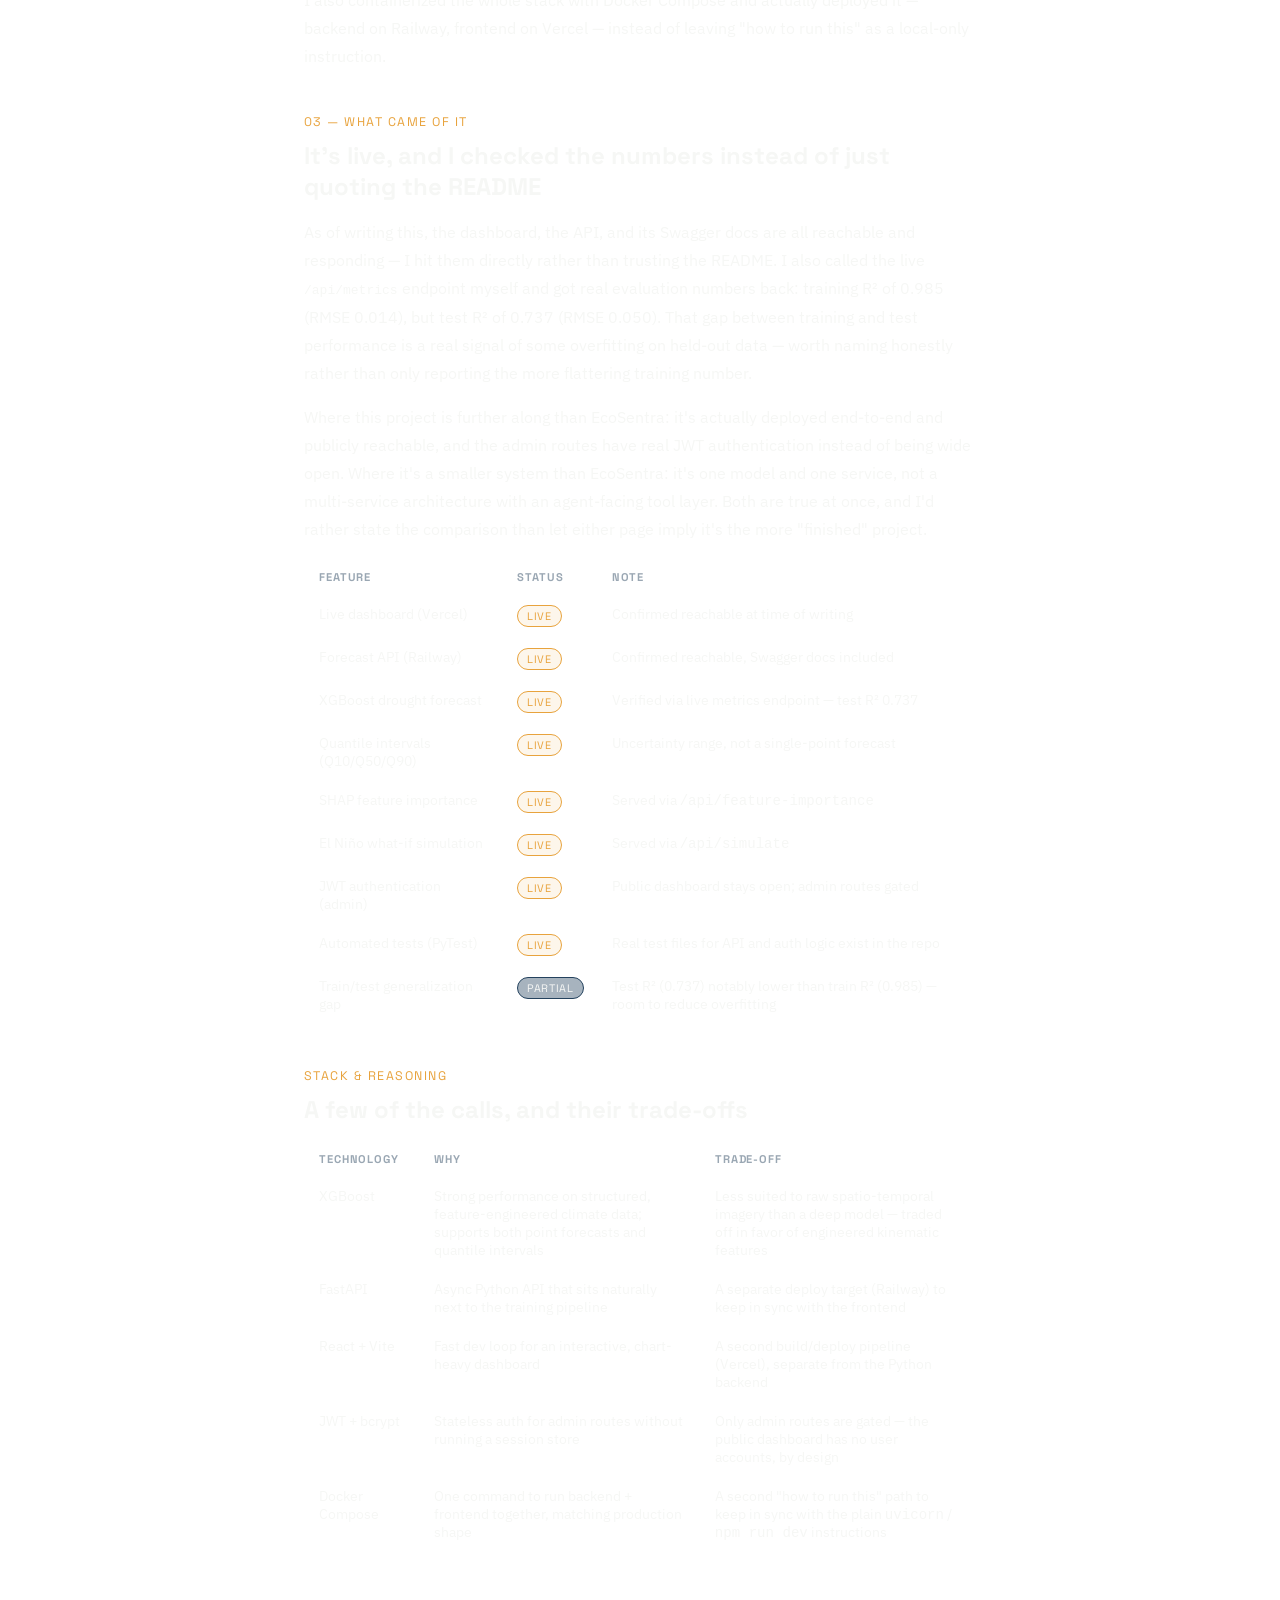
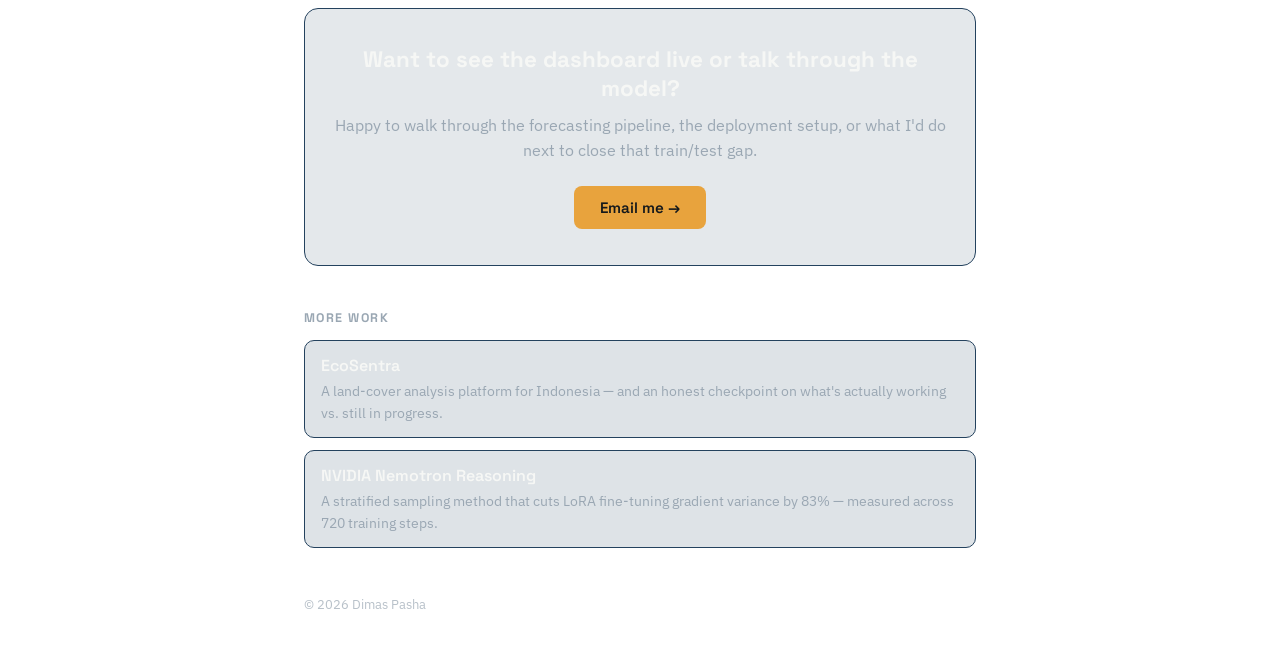
<file: siaga.html>
<!DOCTYPE html>
<html lang="en">
<head>
<meta charset="UTF-8">
<meta name="viewport" content="width=device-width, initial-scale=1.0">
<title>SIAGA — Case Study — Dimas Pasha</title>
<meta name="description" content="SIAGA: a deployed drought early-warning platform for Indonesia, turning XGBoost climate research into a live, interactive dashboard.">
<link rel="preconnect" href="https://fonts.googleapis.com">
<link rel="preconnect" href="https://fonts.gstatic.com" crossorigin>
<link href="https://fonts.googleapis.com/css2?family=IBM+Plex+Sans:wght@400;500;600&family=Space+Grotesk:wght@500;600;700&display=swap" rel="stylesheet">
<link rel="stylesheet" href="styles.css">
<style>
  .case {
    max-width: 720px;
    margin: 0 auto;
    padding: 32px 24px 60px;
  }

  .case-header {
    margin: 0 0 36px;
  }

  .case-header .pill {
    margin-bottom: 18px;
  }

  .case-header h1 {
    font-family: var(--font-heading);
    font-size: clamp(2rem, 5vw, 2.8rem);
    font-weight: 700;
    letter-spacing: -0.02em;
    margin: 0 0 14px;
  }

  .case-subtitle {
    font-size: 1.1rem;
    line-height: 1.6;
    color: var(--text);
    margin: 0 0 16px;
  }

  .case-meta {
    font-size: 0.9rem;
    color: var(--muted);
  }

  .case-meta a {
    color: var(--muted);
    text-decoration: underline;
    text-decoration-color: rgba(255, 255, 255, 0.2);
  }

  .case-meta a:hover,
  .case-meta a:focus-visible {
    color: var(--accent);
    text-decoration-color: var(--accent);
  }

  .beat {
    margin: 44px 0;
  }

  .beat-num {
    display: block;
    font-family: var(--font-heading);
    font-size: 0.78rem;
    letter-spacing: 0.12em;
    text-transform: uppercase;
    color: var(--accent);
    margin-bottom: 10px;
  }

  .beat h2 {
    font-family: var(--font-heading);
    font-size: 1.5rem;
    margin: 0 0 16px;
  }

  .beat p {
    line-height: 1.75;
    color: var(--text);
    margin: 0 0 16px;
  }

  .beat ul {
    margin: 0 0 16px;
    padding-left: 20px;
    line-height: 1.75;
  }

  .beat li {
    margin-bottom: 8px;
  }

  .table-scroll {
    overflow-x: auto;
    margin: 8px 0 4px;
    border: 1px solid rgba(255, 255, 255, 0.08);
    border-radius: 10px;
  }

  table {
    width: 100%;
    border-collapse: collapse;
    font-size: 0.88rem;
    min-width: 560px;
  }

  th, td {
    text-align: left;
    padding: 10px 14px;
    border-bottom: 1px solid rgba(255, 255, 255, 0.08);
    vertical-align: top;
  }

  tr:last-child td {
    border-bottom: none;
  }

  th {
    font-family: var(--font-heading);
    font-size: 0.7rem;
    letter-spacing: 0.08em;
    text-transform: uppercase;
    color: var(--muted);
  }

  td {
    color: var(--text);
  }

  .status-tag {
    display: inline-block;
    font-family: var(--font-heading);
    font-size: 0.68rem;
    letter-spacing: 0.06em;
    text-transform: uppercase;
    padding: 3px 9px;
    border-radius: 999px;
    border: 1px solid;
    white-space: nowrap;
  }

  .status-tag.live {
    color: var(--accent);
    border-color: var(--accent);
    background: rgba(232, 163, 61, 0.1);
  }

  .status-tag.partial {
    color: var(--text);
    border-color: var(--circuit);
    background: rgba(36, 66, 94, 0.4);
  }

  .status-tag.mock {
    color: var(--muted);
    border-color: rgba(255, 255, 255, 0.15);
  }

  .status-tag.planned {
    color: var(--muted);
    border-color: rgba(255, 255, 255, 0.08);
    opacity: 0.75;
  }

  .case-cta {
    text-align: center;
    margin: 56px 0 44px;
    padding: 36px 24px;
    border: 1px solid var(--circuit);
    border-radius: 14px;
    background: rgba(36, 66, 94, 0.12);
  }

  .case-cta h2 {
    font-family: var(--font-heading);
    font-size: 1.4rem;
    margin: 0 0 10px;
  }

  .case-cta p {
    color: var(--muted);
    line-height: 1.6;
    margin: 0 0 22px;
  }

  .more-work h2 {
    font-family: var(--font-heading);
    font-size: 0.78rem;
    letter-spacing: 0.12em;
    text-transform: uppercase;
    color: var(--muted);
    margin: 0 0 14px;
  }

  .case-screenshot {
    margin: 0 0 36px;
  }

  .case-screenshot img {
    display: block;
    width: 100%;
    height: auto;
    border: 1px solid var(--circuit);
    border-radius: 12px;
  }

  .case-screenshot figcaption {
    margin-top: 8px;
    font-size: 0.82rem;
    color: var(--muted);
  }
</style>
</head>
<body>
  <nav class="site-nav">
    <a class="site-nav-brand" href="index.html">Dimas Pasha</a>
    <div class="site-nav-links">
      <a href="index.html">Home</a>
      <a href="ecosentra.html">EcoSentra</a>
      <a href="siaga.html">SIAGA</a>
      <a href="nemotron.html">NVIDIA Nemotron</a>
      <a href="mailto:dimaspasha49@gmail.com">Contact</a>
    </div>
  </nav>

  <main class="case">
    <header class="case-header">
      <span class="pill">Case Study</span>
      <h1>SIAGA</h1>
      <p class="case-subtitle">
        An Indonesia-wide drought early-warning platform &mdash; turning XGBoost climate research
        into a live dashboard people can actually explore, not just a notebook and a paper.
      </p>
      <p class="case-meta">
        Solo build · Full-stack platform + ML forecasting ·
        <a href="https://github.com/PashaAkrilian/SIAGA-Sistem-Peringatan-Dini-Kekeringan" target="_blank" rel="noopener">View source on GitHub &#8599;</a> ·
        <a href="https://frontend-nu-silk-76.vercel.app" target="_blank" rel="noopener">Live Demo &#8599;</a>
      </p>
    </header>

    <figure class="case-screenshot">
      <img src="siaga-dashboard.png" alt="SIAGA live dashboard showing the drought risk forecast, national SDCI score, and model accuracy.">
      <figcaption>The live dashboard, as it looks right now &mdash; not a mockup.</figcaption>
    </figure>

    <section class="beat">
      <span class="beat-num">01 &mdash; The Problem</span>
      <h2>Climate research that only lives in a paper doesn't warn anyone</h2>
      <p>
        Research out of Universitas Negeri Semarang modeled how a specific, dated climate
        scenario &mdash; the "Godzilla El Ni&ntilde;o 2026" &mdash; would affect drought risk across
        Indonesia, using spatio-temporal climate kinematics and an XGBoost forecasting model.
        That's valuable science, but a paper and a training notebook aren't something a
        policymaker, researcher, or the public can actually check. SIAGA's job was to turn that
        research into a product: a live dashboard where someone can see current drought risk,
        explore historical climate data back to 2000, and run their own "what if this year's
        El Ni&ntilde;o is stronger or weaker" simulations &mdash; and to actually deploy it, not just
        demo it locally.
      </p>
    </section>

    <section class="beat">
      <span class="beat-num">02 &mdash; What I Did</span>
      <h2>Built and deployed three connected pieces, solo</h2>
      <p>I built this alone, as three parts that had to ship together, not just run on my machine:</p>
      <ul>
        <li><strong>Training pipeline</strong> &mdash; feature engineering and model training on CHIRPS, MODIS, and NOAA OISST climate data (2000&ndash;2025), producing both a point-forecast XGBoost model and quantile models for Q10/Q50/Q90 prediction intervals, so the output is a range, not a false-precision single number.</li>
        <li><strong>Backend API</strong> &mdash; a FastAPI service serving six endpoints (metrics, historical data, forecasts, feature importance, island-level summaries, and real-time simulation), with JWT authentication and bcrypt password hashing gating the admin routes, and PyTest test files (<code>test_api.py</code>, <code>test_auth.py</code>) covering the API and auth logic.</li>
        <li><strong>Frontend dashboard</strong> &mdash; a React + Vite app using Recharts to visualize historical SDCI/ONI data, forecast projections, and SHAP-based feature importance, so the model's reasoning is inspectable, not a black box.</li>
      </ul>
      <p>
        I also containerized the whole stack with Docker Compose and actually deployed it &mdash;
        backend on Railway, frontend on Vercel &mdash; instead of leaving "how to run this" as a
        local-only instruction.
      </p>
    </section>

    <section class="beat">
      <span class="beat-num">03 &mdash; What Came of It</span>
      <h2>It's live, and I checked the numbers instead of just quoting the README</h2>
      <p>
        As of writing this, the dashboard, the API, and its Swagger docs are all reachable and
        responding &mdash; I hit them directly rather than trusting the README. I also called the
        live <code>/api/metrics</code> endpoint myself and got real evaluation numbers back:
        training R&sup2; of 0.985 (RMSE 0.014), but test R&sup2; of 0.737 (RMSE 0.050). That gap
        between training and test performance is a real signal of some overfitting on held-out
        data &mdash; worth naming honestly rather than only reporting the more flattering training
        number.
      </p>
      <p>
        Where this project is further along than EcoSentra: it's actually deployed end-to-end
        and publicly reachable, and the admin routes have real JWT authentication instead of
        being wide open. Where it's a smaller system than EcoSentra: it's one model and one
        service, not a multi-service architecture with an agent-facing tool layer. Both are true
        at once, and I'd rather state the comparison than let either page imply it's the more
        "finished" project.
      </p>

      <div class="table-scroll">
        <table>
          <thead>
            <tr><th>Feature</th><th>Status</th><th>Note</th></tr>
          </thead>
          <tbody>
            <tr><td>Live dashboard (Vercel)</td><td><span class="status-tag live">Live</span></td><td>Confirmed reachable at time of writing</td></tr>
            <tr><td>Forecast API (Railway)</td><td><span class="status-tag live">Live</span></td><td>Confirmed reachable, Swagger docs included</td></tr>
            <tr><td>XGBoost drought forecast</td><td><span class="status-tag live">Live</span></td><td>Verified via live metrics endpoint &mdash; test R&sup2; 0.737</td></tr>
            <tr><td>Quantile intervals (Q10/Q50/Q90)</td><td><span class="status-tag live">Live</span></td><td>Uncertainty range, not a single-point forecast</td></tr>
            <tr><td>SHAP feature importance</td><td><span class="status-tag live">Live</span></td><td>Served via <code>/api/feature-importance</code></td></tr>
            <tr><td>El Ni&ntilde;o what-if simulation</td><td><span class="status-tag live">Live</span></td><td>Served via <code>/api/simulate</code></td></tr>
            <tr><td>JWT authentication (admin)</td><td><span class="status-tag live">Live</span></td><td>Public dashboard stays open; admin routes gated</td></tr>
            <tr><td>Automated tests (PyTest)</td><td><span class="status-tag live">Live</span></td><td>Real test files for API and auth logic exist in the repo</td></tr>
            <tr><td>Train/test generalization gap</td><td><span class="status-tag partial">Partial</span></td><td>Test R&sup2; (0.737) notably lower than train R&sup2; (0.985) &mdash; room to reduce overfitting</td></tr>
          </tbody>
        </table>
      </div>
    </section>

    <section class="beat">
      <span class="beat-num">Stack &amp; Reasoning</span>
      <h2>A few of the calls, and their trade-offs</h2>
      <div class="table-scroll">
        <table>
          <thead>
            <tr><th>Technology</th><th>Why</th><th>Trade-off</th></tr>
          </thead>
          <tbody>
            <tr><td>XGBoost</td><td>Strong performance on structured, feature-engineered climate data; supports both point forecasts and quantile intervals</td><td>Less suited to raw spatio-temporal imagery than a deep model &mdash; traded off in favor of engineered kinematic features</td></tr>
            <tr><td>FastAPI</td><td>Async Python API that sits naturally next to the training pipeline</td><td>A separate deploy target (Railway) to keep in sync with the frontend</td></tr>
            <tr><td>React + Vite</td><td>Fast dev loop for an interactive, chart-heavy dashboard</td><td>A second build/deploy pipeline (Vercel), separate from the Python backend</td></tr>
            <tr><td>JWT + bcrypt</td><td>Stateless auth for admin routes without running a session store</td><td>Only admin routes are gated &mdash; the public dashboard has no user accounts, by design</td></tr>
            <tr><td>Docker Compose</td><td>One command to run backend + frontend together, matching production shape</td><td>A second "how to run this" path to keep in sync with the plain <code>uvicorn</code> / <code>npm run dev</code> instructions</td></tr>
          </tbody>
        </table>
      </div>
    </section>

    <section class="case-cta">
      <h2>Want to see the dashboard live or talk through the model?</h2>
      <p>Happy to walk through the forecasting pipeline, the deployment setup, or what I'd do next to close that train/test gap.</p>
      <a class="cta-btn" href="mailto:dimaspasha49@gmail.com">Email me &rarr;</a>
    </section>

    <section class="more-work">
      <h2>More Work</h2>
      <div class="work-grid">
        <a class="work-card" href="ecosentra.html">
          <span class="work-name">EcoSentra</span>
          <span class="work-desc">A land-cover analysis platform for Indonesia — and an honest checkpoint on what's actually working vs. still in progress.</span>
        </a>
        <a class="work-card" href="nemotron.html">
          <span class="work-name">NVIDIA Nemotron Reasoning</span>
          <span class="work-desc">A stratified sampling method that cuts LoRA fine-tuning gradient variance by 83% — measured across 720 training steps.</span>
        </a>
      </div>
    </section>

    <footer class="site-footer">&copy; 2026 Dimas Pasha</footer>
  </main>
</body>
</html>
</file>
<file: styles.css>
:root {
  --bg: #14181B;
  --bg-2: #182430;
  --text: #F6F7F5;
  --muted: #9aa7b3;
  --accent: #E8A33D;
  --circuit: #24425E;
  --font-heading: 'Space Grotesk', sans-serif;
  --font-body: 'IBM Plex Sans', sans-serif;
}

* {
  box-sizing: border-box;
}

html {
  scroll-behavior: smooth;
}

body {
  margin: 0;
  background: radial-gradient(circle at 50% 20%, var(--bg-2), var(--bg) 70%) fixed;
  color: var(--text);
  font-family: var(--font-body), -apple-system, BlinkMacSystemFont, "Segoe UI", Roboto, Helvetica, Arial, sans-serif;
  -webkit-font-smoothing: antialiased;
  text-rendering: optimizeLegibility;
}

a {
  color: var(--accent);
}

/* global site nav, same on every page: brand on the left, links on the right */
.site-nav {
  display: flex;
  flex-wrap: wrap;
  align-items: center;
  justify-content: space-between;
  gap: 12px;
  max-width: 880px;
  margin: 0 auto;
  padding: 24px;
}

.site-nav-brand {
  font-family: var(--font-heading);
  font-weight: 600;
  font-size: 1rem;
  color: var(--text);
  text-decoration: none;
}

.site-nav-brand:hover,
.site-nav-brand:focus-visible {
  color: var(--accent);
}

.site-nav-links {
  display: flex;
  flex-wrap: wrap;
  gap: 20px;
}

.site-nav-links a {
  color: var(--muted);
  font-size: 0.9rem;
  text-decoration: none;
}

.site-nav-links a:hover,
.site-nav-links a:focus-visible {
  color: var(--accent);
}

/* pill-shaped label, used for eyebrow text and status badges */
.pill {
  display: inline-block;
  font-family: var(--font-heading);
  font-size: 0.78rem;
  letter-spacing: 0.12em;
  text-transform: uppercase;
  color: var(--accent);
  background: rgba(232, 163, 61, 0.08);
  border: 1px solid rgba(232, 163, 61, 0.25);
  padding: 6px 14px;
  border-radius: 999px;
}

/* reusable card, used for project links on the home page and
   "more work" links at the bottom of case studies */
.work-grid {
  display: grid;
  gap: 12px;
}

.work-card {
  display: block;
  padding: 14px 16px;
  border: 1px solid var(--circuit);
  border-radius: 10px;
  background: rgba(36, 66, 94, 0.15);
  text-decoration: none;
  transition: border-color 0.2s ease, transform 0.2s ease;
}

.work-card:hover,
.work-card:focus-visible {
  border-color: var(--accent);
  transform: translateY(-2px);
}

.work-card .work-name {
  display: block;
  font-family: var(--font-heading);
  font-weight: 600;
  color: var(--text);
  margin-bottom: 4px;
}

.work-card .work-desc {
  display: block;
  font-size: 0.9rem;
  line-height: 1.5;
  color: var(--muted);
}

/* amber call-to-action button, used to push visitors toward
   scheduling a call or emailing directly */
.cta-btn {
  display: inline-block;
  font-family: var(--font-heading);
  font-weight: 600;
  font-size: 0.95rem;
  color: var(--bg);
  background: var(--accent);
  padding: 12px 26px;
  border-radius: 8px;
  text-decoration: none;
  transition: transform 0.2s ease, box-shadow 0.2s ease;
}

.cta-btn:hover,
.cta-btn:focus-visible {
  transform: translateY(-2px);
  box-shadow: 0 8px 20px rgba(232, 163, 61, 0.25);
}

/* round social icon links, used in the footer of every page */
.links {
  display: flex;
  align-items: center;
  gap: 20px;
}

.links a {
  display: inline-flex;
  align-items: center;
  justify-content: center;
  width: 44px;
  height: 44px;
  border-radius: 50%;
  border: 1px solid rgba(255, 255, 255, 0.12);
  color: var(--muted);
  text-decoration: none;
  transition: color 0.2s ease, border-color 0.2s ease, transform 0.2s ease;
}

.links a:hover,
.links a:focus-visible {
  color: var(--accent);
  border-color: var(--accent);
  transform: translateY(-2px);
}

.links svg {
  width: 20px;
  height: 20px;
  fill: currentColor;
}

.site-footer {
  margin-top: 48px;
  font-size: 0.8rem;
  color: var(--muted);
  opacity: 0.7;
}

@media (max-width: 420px) {
  .pill {
    font-size: 0.7rem;
    padding: 5px 12px;
  }

  .links a {
    width: 40px;
    height: 40px;
  }
}

@media (prefers-reduced-motion: reduce) {
  * {
    animation: none !important;
    transition: none !important;
  }
}
</file>
